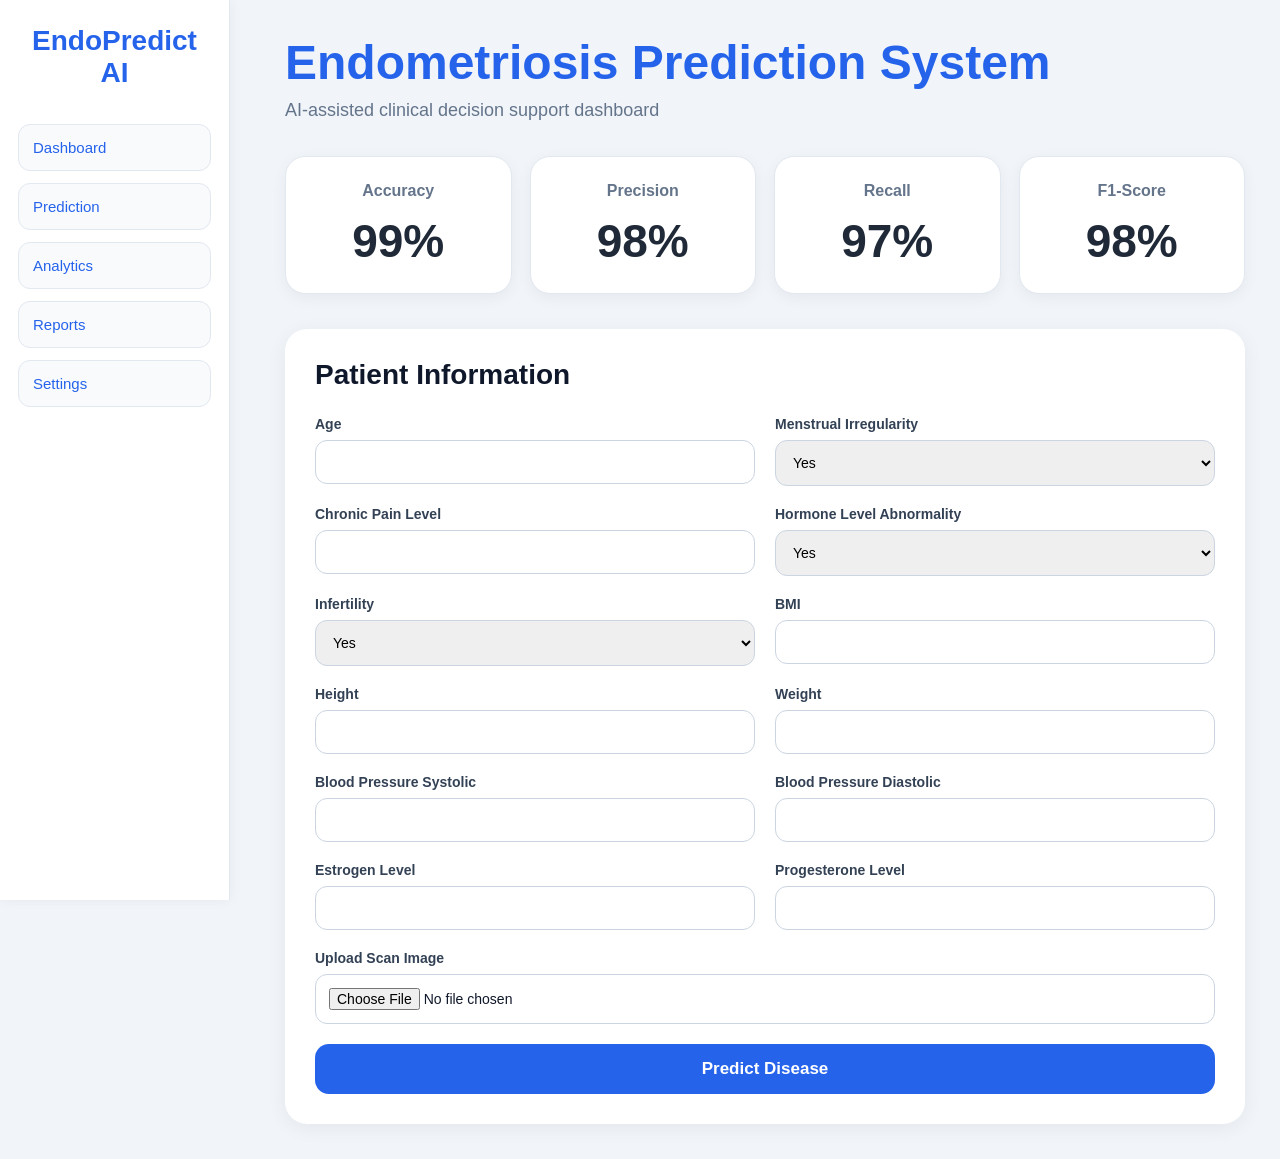
<file: templates/index.html>
<!DOCTYPE html>
<html lang="en">

<head>

    <meta charset="UTF-8">
    <meta name="viewport" content="width=device-width, initial-scale=1.0">

    <title>EndoPredict AI</title>

    <link rel="stylesheet" href="/static/global.css">

    <style>

        *{
            margin:0;
            padding:0;
            box-sizing:border-box;
            font-family:"Segoe UI",sans-serif;
        }

        body{
            background:#f1f5f9;
            color:#0f172a;
        }

        /* SIDEBAR */

        .sidebar{
            position:fixed;
            left:0;
            top:0;
            width:230px;
            height:100vh;
            background:white;
            padding:25px 18px;
            border-right:1px solid #e2e8f0;
            box-shadow:0 0 12px rgba(0,0,0,0.05);
        }

        .logo{
            font-size:28px;
            font-weight:700;
            color:#2563eb;
            text-align:center;
            margin-bottom:35px;
        }

        .sidebar ul{
            list-style:none;
        }

        .sidebar ul li{
            padding:14px;
            margin-bottom:12px;
            border-radius:12px;
            background:#f8fafc;
            cursor:pointer;
            transition:0.3s;
            border:1px solid #e2e8f0;
            font-size:15px;
            font-weight:500;
        }

        .sidebar ul li:hover{
            background:#2563eb;
            color:white;
        }

        /* MAIN */

        .container{
            margin-left:250px;
            padding:35px;
        }

        .main-title{
            font-size:48px;
            font-weight:700;
            margin-bottom:10px;
            color:#0f172a;
        }

        .sub-title{
            color:#64748b;
            font-size:18px;
            margin-bottom:35px;
        }

        /* METRIC BOXES */

        .metrics{
            display:flex;
            gap:18px;
            flex-wrap:nowrap;
            margin-bottom:35px;
        }

        .metric-box{
            flex:1;
            background:white;
            border-radius:20px;
            padding:25px;
            text-align:center;
            box-shadow:0 4px 15px rgba(0,0,0,0.05);
            border:1px solid #e2e8f0;
            min-width:180px;
        }

        .metric-box h3{
            font-size:16px;
            color:#64748b;
            margin-bottom:14px;
        }

        .metric-box h1{
            font-size:46px;
            color:#2563eb;
            font-weight:700;
        }

        /* FORM */

        .form-container{
            background:white;
            padding:30px;
            border-radius:22px;
            box-shadow:0 4px 20px rgba(0,0,0,0.06);
        }

        .form-title{
            font-size:28px;
            margin-bottom:25px;
            color:#0f172a;
        }

        .form-grid{
            display:grid;
            grid-template-columns:1fr 1fr;
            gap:20px;
        }

        .input-box{
            display:flex;
            flex-direction:column;
        }

        .input-box label{
            margin-bottom:8px;
            font-size:14px;
            font-weight:600;
            color:#334155;
        }

        .input-box input,
        .input-box select{
            padding:13px;
            border:1px solid #cbd5e1;
            border-radius:12px;
            font-size:14px;
            outline:none;
        }

        .input-box input:focus,
        .input-box select:focus{
            border-color:#2563eb;
        }

        .full-width{
            grid-column:1/3;
        }

        .predict-btn{
            width:100%;
            padding:15px;
            border:none;
            border-radius:14px;
            background:#2563eb;
            color:white;
            font-size:17px;
            font-weight:600;
            cursor:pointer;
            transition:0.3s;
        }

        .predict-btn:hover{
            background:#1d4ed8;
        }

        .loading{
            display:none;
            text-align:center;
            margin-top:20px;
            color:#2563eb;
            font-weight:600;
        }

        /* MOBILE */

        @media(max-width:1100px){

            .metrics{
                flex-wrap:wrap;
            }

            .metric-box{
                min-width:220px;
            }
        }

        @media(max-width:900px){

            .sidebar{
                position:relative;
                width:100%;
                height:auto;
            }

            .container{
                margin-left:0;
            }

            .form-grid{
                grid-template-columns:1fr;
            }

            .full-width{
                grid-column:1;
            }

            .main-title{
                font-size:36px;
            }

            .metrics{
                flex-direction:column;
            }
        }
        /* DARK MODE */

.dark-mode{
    background:#0f172a;
    color:white;
}

.dark-mode .sidebar{
    background:#1e293b;
    border-right:1px solid #334155;
}

.dark-mode .container{
    background:#0f172a;
}

.dark-mode .metric-box,
.dark-mode .form-container{
    background:#1e293b;
    color:white;
}

.dark-mode .main-title,
.dark-mode .form-title,
.dark-mode label{
    color:white;
}

.dark-mode input,
.dark-mode select{
    background:#0f172a;
    color:white;
    border:1px solid #334155;
}

.dark-mode .sub-title{
    color:#cbd5e1;
}

.dark-mode .sidebar ul li{
    background:#334155;
    color:white;
}

    </style>

</head>

<body>

    <!-- SIDEBAR -->

   <div class="sidebar">

    <div class="logo" data-i18n="endopredict">
        EndoPredict AI
    </div>

    <ul>

        <li onclick="window.location.href='/dashboard'" data-i18n="dashboard">
            🏠 Dashboard
        </li>

        <li onclick="window.location.href='/'" data-i18n="prediction">
            🩺 Prediction
        </li>

        <li onclick="window.location.href='/analytics'" data-i18n="analytics">
            📊 Analytics
        </li>

        <li onclick="window.location.href='/reports'" data-i18n="reports">
            📁 Reports
        </li>

        <li onclick="window.location.href='/settings'" data-i18n="settings">
            ⚙ Settings
        </li>

    </ul>

</div>

    <!-- MAIN -->

    <div class="container">

        <h1 class="main-title" data-i18n="prediction_system">
            Endometriosis Prediction System
        </h1>

        <p class="sub-title" data-i18n="clinical_decision_support">
            AI-assisted clinical decision support dashboard
        </p>

        <!-- METRICS -->

        <div class="metrics">

            <div class="metric-box">

                <h3>Accuracy</h3>

                <h1>99%</h1>

            </div>

            <div class="metric-box">

                <h3>Precision</h3>

                <h1>98%</h1>

            </div>

            <div class="metric-box">

                <h3>Recall</h3>

                <h1>97%</h1>

            </div>

            <div class="metric-box">

                <h3>F1-Score</h3>

                <h1>98%</h1>

            </div>

        </div>

        <!-- FORM -->

        <div class="form-container">

            <h2 class="form-title">
                Patient Information
            </h2>

            <form id="predictionForm">

                <div class="form-grid">

                    <div class="input-box">

                        <label>Age</label>

                        <input type="number" name="Age" required>

                    </div>

                    <div class="input-box">

                        <label>Menstrual Irregularity</label>

                        <select name="Menstrual_Irregularity">

                            <option value="1">Yes</option>

                            <option value="0">No</option>

                        </select>

                    </div>

                    <div class="input-box">

                        <label>Chronic Pain Level</label>

                        <input type="number"
                               name="Chronic_Pain_Level"
                               required>

                    </div>

                    <div class="input-box">

                        <label>Hormone Level Abnormality</label>

                        <select name="Hormone_Level_Abnormality">

                            <option value="1">Yes</option>

                            <option value="0">No</option>

                        </select>

                    </div>

                    <div class="input-box">

                        <label>Infertility</label>

                        <select name="Infertility">

                            <option value="1">Yes</option>

                            <option value="0">No</option>

                        </select>

                    </div>

                    <div class="input-box">

                        <label>BMI</label>

                        <input type="number"
                               step="0.1"
                               name="BMI"
                               required>

                    </div>

                    <div class="input-box">

                        <label>Height</label>

                        <input type="number"
                               name="Height"
                               required>

                    </div>

                    <div class="input-box">

                        <label>Weight</label>

                        <input type="number"
                               name="Weight"
                               required>

                    </div>

                    <div class="input-box">

                        <label>Blood Pressure Systolic</label>

                        <input type="number"
                               name="Blood_Pressure_Systolic"
                               required>

                    </div>

                    <div class="input-box">

                        <label>Blood Pressure Diastolic</label>

                        <input type="number"
                               name="Blood_Pressure_Diastolic"
                               required>

                    </div>

                    <div class="input-box">

                        <label>Estrogen Level</label>

                        <input type="number"
                               step="0.1"
                               name="Estrogen_Level"
                               required>

                    </div>

                    <div class="input-box">

                        <label>Progesterone Level</label>

                        <input type="number"
                               step="0.1"
                               name="Progesterone_Level"
                               required>

                    </div>

                    <div class="input-box full-width">

                        <label>Upload Scan Image</label>

                        <input type="file"
                               name="image"
                               accept="image/*">

                    </div>

                    <div class="full-width">

                        <button type="submit"
                                class="predict-btn">

                            Predict Disease

                        </button>

                    </div>

                </div>

            </form>

            <div class="loading"
                 id="loading">

                Predicting Disease...

            </div>

        </div>

    </div>

    <!-- SCRIPT -->

    <script>

        const form =
            document.getElementById(
                "predictionForm"
            );

        form.addEventListener(
            "submit",
            async (e) => {

            e.preventDefault();

            document.getElementById(
                "loading"
            ).style.display = "block";

            const formData =
                new FormData(form);

            try{

                const response =
                    await fetch(
                    "http://127.0.0.1:5000/api/predict",
                    {
                        method:"POST",
                        body:formData
                    });

                const data =
                    await response.json();

                document.getElementById(
                    "loading"
                ).style.display = "none";

                console.log(data);

                if(
                    !response.ok
                    || !data.success
                ){

                    alert(
                        data.error
                        || "Prediction Failed"
                    );

                    return;
                }

                // SAVE RESULT

                localStorage.setItem(
                    "predictionData",
                    JSON.stringify({

                        prediction_label:
                        data.prediction_label,

                        probability:
                        data.probability,

                        risk_level:
                        data.risk_level,

                        patient_data:{

                            Age:
                            formData.get("Age"),

                            BMI:
                            formData.get("BMI"),

                            Chronic_Pain_Level:
                            formData.get(
                                "Chronic_Pain_Level"
                            ),

                            Estrogen_Level:
                            formData.get(
                                "Estrogen_Level"
                            ),

                            Infertility:
                            formData.get(
                                "Infertility"
                            )

                        }

                    })
                );

                // REDIRECT

                window.location.href =
                    "/result";

            }

            catch(error){

                document.getElementById(
                    "loading"
                ).style.display = "none";

                console.log(error);

                alert(
                    "Server not reachable"
                );
            }

        });

    </script>

    <script src="/static/global.js"></script>

<script>

window.addEventListener("DOMContentLoaded", () => {

    initializeGlobalSettings();

    // Apply Dark Mode globally
    if(localStorage.getItem("darkMode") === "true"){
        document.body.classList.add("dark-mode");
    }

    // Apply saved language
    const language =
        localStorage.getItem("preferredLanguage") || "en";

    translatePage(language);

});

</script>

</body>

</html>
</file>
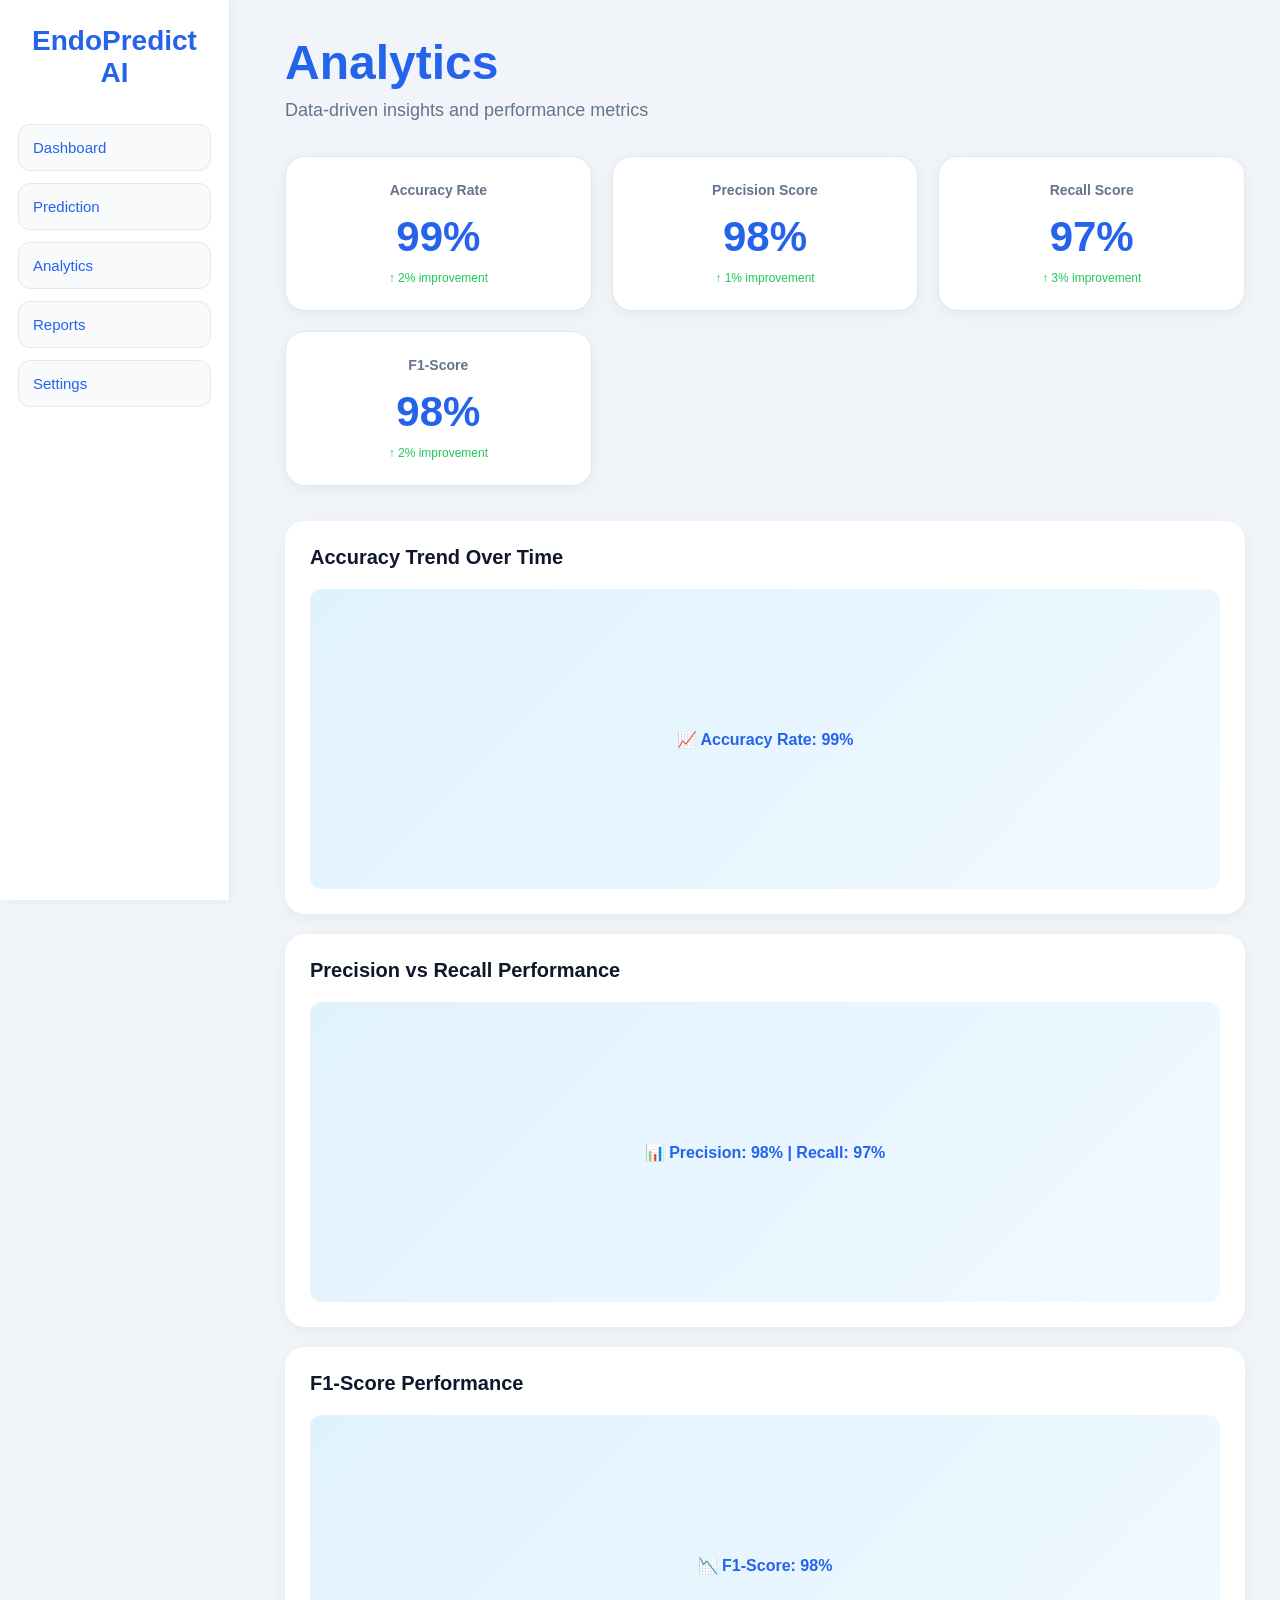
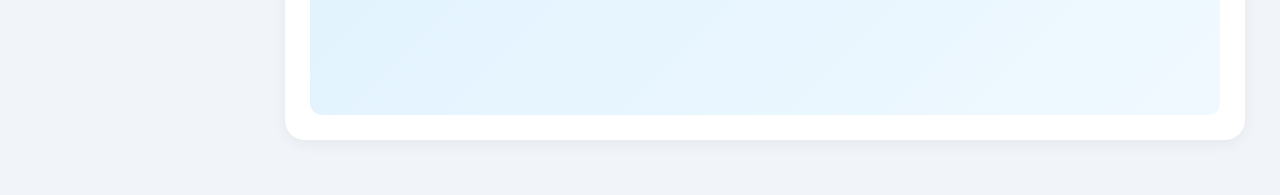
<file: templates/analytics.html>
<!DOCTYPE html>
<html lang="en">

<head>
    <meta charset="UTF-8">
    <meta name="viewport" content="width=device-width, initial-scale=1.0">
    <title>Analytics - EndoPredict AI</title>

    <link rel="stylesheet" href="/static/global.css">

    <style>
        * {
            margin: 0;
            padding: 0;
            box-sizing: border-box;
            font-family: "Segoe UI", sans-serif;
        }

        body {
            background: #f1f5f9;
            color: #0f172a;
        }

        /* SIDEBAR */

        .sidebar {
            position: fixed;
            left: 0;
            top: 0;
            width: 230px;
            height: 100vh;
            background: white;
            padding: 25px 18px;
            border-right: 1px solid #e2e8f0;
            box-shadow: 0 0 12px rgba(0, 0, 0, 0.05);
        }

        .logo {
            font-size: 28px;
            font-weight: 700;
            color: #2563eb;
            text-align: center;
            margin-bottom: 35px;
        }

        .sidebar ul {
            list-style: none;
        }

        .sidebar ul li {
            padding: 14px;
            margin-bottom: 12px;
            border-radius: 12px;
            background: #f8fafc;
            cursor: pointer;
            transition: 0.3s;
            border: 1px solid #e2e8f0;
            font-size: 15px;
            font-weight: 500;
        }

        .sidebar ul li:hover {
            background: #2563eb;
            color: white;
        }

        /* MAIN */

        .container {
            margin-left: 250px;
            padding: 35px;
        }

        .main-title {
            font-size: 48px;
            font-weight: 700;
            margin-bottom: 10px;
            color: #0f172a;
        }

        .sub-title {
            color: #64748b;
            font-size: 18px;
            margin-bottom: 35px;
        }

        /* ANALYTICS GRID */

        .analytics-grid {
            display: grid;
            grid-template-columns: repeat(auto-fit, minmax(300px, 1fr));
            gap: 20px;
            margin-bottom: 35px;
        }

        .stat-card {
            background: white;
            border-radius: 20px;
            padding: 25px;
            text-align: center;
            box-shadow: 0 4px 15px rgba(0, 0, 0, 0.05);
            border: 1px solid #e2e8f0;
        }

        .stat-card h3 {
            font-size: 14px;
            color: #64748b;
            margin-bottom: 15px;
        }

        .stat-card .number {
            font-size: 42px;
            color: #2563eb;
            font-weight: 700;
        }

        .stat-card .trend {
            font-size: 12px;
            color: #22c55e;
            margin-top: 10px;
        }

        .chart-container {
            background: white;
            border-radius: 20px;
            padding: 25px;
            box-shadow: 0 4px 15px rgba(0, 0, 0, 0.05);
            margin-bottom: 20px;
        }

        .chart-container h3 {
            font-size: 20px;
            margin-bottom: 20px;
            color: #0f172a;
        }

        .chart-placeholder {
            width: 100%;
            height: 300px;
            background: linear-gradient(135deg, #e0f2fe 0%, #f0f9ff 100%);
            border-radius: 12px;
            display: flex;
            align-items: center;
            justify-content: center;
            color: #2563eb;
            font-weight: 600;
        }

        @media(max-width: 900px) {
            .sidebar {
                position: relative;
                width: 100%;
                height: auto;
            }

            .container {
                margin-left: 0;
            }
        }
        .dark-mode{
    background:#0f172a;
    color:white;
}

.dark-mode .sidebar{
    background:#1e293b;
}

.dark-mode .container{
    background:#0f172a;
}

.dark-mode .stat-card,
.dark-mode .chart-container{
    background:#1e293b;
    color:white;
}

.dark-mode .main-title,
.dark-mode .sub-title,
.dark-mode h3{
    color:white;
}
    </style>
</head>

<body>

    <!-- SIDEBAR -->

    <div class="sidebar">
        <div class="logo" data-i18n="endopredict">
            EndoPredict AI
        </div>

        <ul>
            <li onclick="window.location.href='/dashboard'" data-i18n="dashboard">
                🏠 Dashboard
            </li>

            <li onclick="window.location.href='/'" data-i18n="prediction">
                🩺 Prediction
            </li>

            <li onclick="window.location.href='/analytics'" data-i18n="analytics">
                📊 Analytics
            </li>

            <li onclick="window.location.href='/reports'" data-i18n="reports">
                📁 Reports
            </li>

            <li onclick="window.location.href='/settings'" data-i18n="settings">
                ⚙ Settings
            </li>
        </ul>
    </div>

    <!-- MAIN -->

    <div class="container">
        <h1 class="main-title" data-i18n="analytics">
            📊 Analytics
        </h1>

        <p class="sub-title" data-i18n="data_driven_insights">
            Data-driven insights and performance metrics
        </p>

        <!-- STATS -->

        <div class="analytics-grid">
            <div class="stat-card">
                <h3>Accuracy Rate</h3>
                <div class="number">99%</div>
                <div class="trend">↑ 2% improvement</div>
            </div>

            <div class="stat-card">
                <h3>Precision Score</h3>
                <div class="number">98%</div>
                <div class="trend">↑ 1% improvement</div>
            </div>

            <div class="stat-card">
                <h3>Recall Score</h3>
                <div class="number">97%</div>
                <div class="trend">↑ 3% improvement</div>
            </div>

            <div class="stat-card">
                <h3>F1-Score</h3>
                <div class="number">98%</div>
                <div class="trend">↑ 2% improvement</div>
            </div>
        </div>

        <!-- CHARTS -->

        <div class="chart-container">
            <h3>Accuracy Trend Over Time</h3>
            <div class="chart-placeholder">
                📈 Accuracy Rate: 99%
            </div>
        </div>

        <div class="chart-container">
            <h3>Precision vs Recall Performance</h3>
            <div class="chart-placeholder">
                📊 Precision: 98% | Recall: 97%
            </div>
        </div>

        <div class="chart-container">
            <h3>F1-Score Performance</h3>
            <div class="chart-placeholder">
                📉 F1-Score: 98%
            </div>
        </div>
    </div>

    <script src="/static/global.js"></script>
    <script src="/static/global.js"></script>

<script>

window.addEventListener("DOMContentLoaded", () => {

    initializeGlobalSettings();

    // Apply Dark Mode globally
    if(localStorage.getItem("darkMode") === "true"){
        document.body.classList.add("dark-mode");
    }

    const language =
        localStorage.getItem("preferredLanguage") || "en";

    translatePage(language);

});

</script>

</body>

</html>
</file>
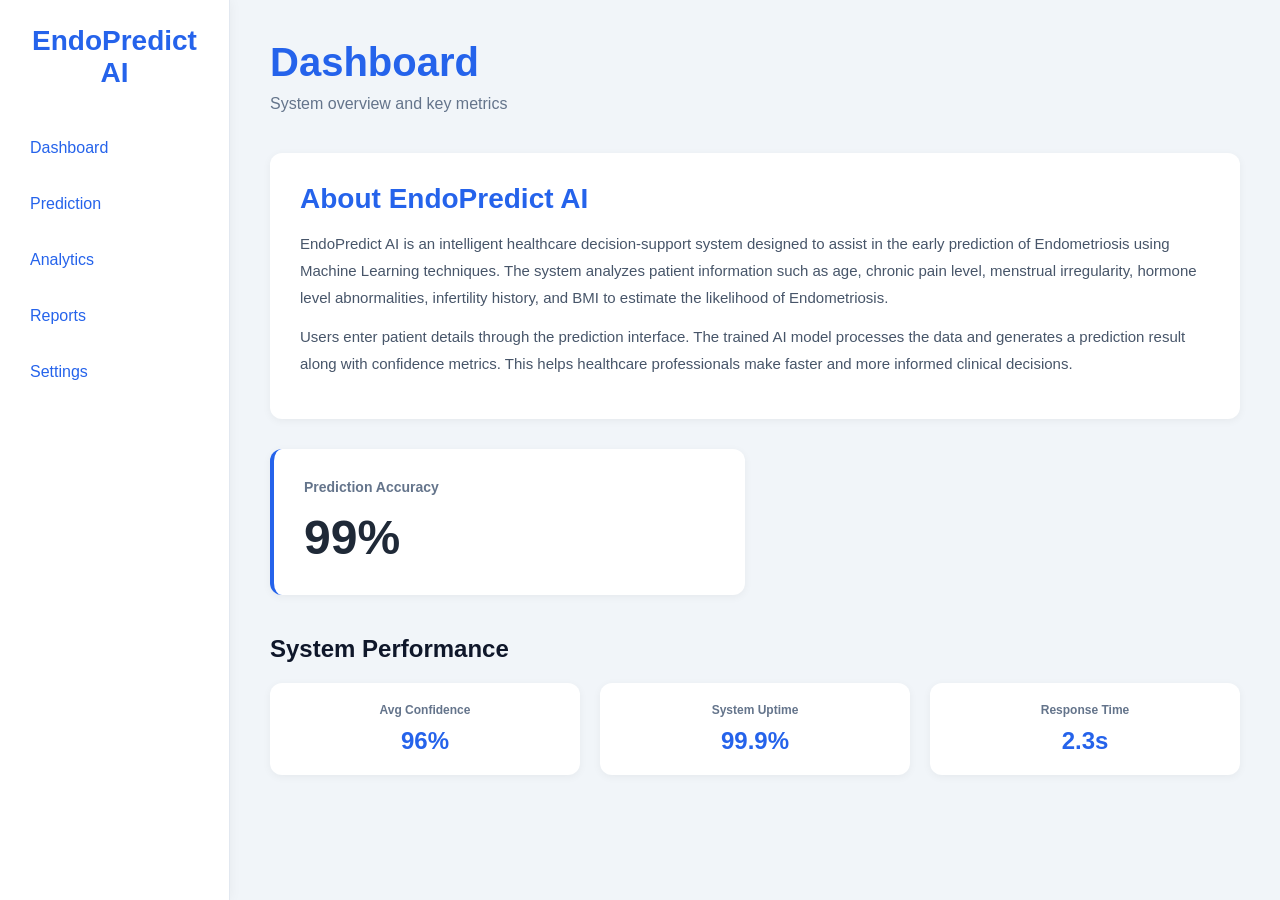
<file: templates/dashboard.html>
<!DOCTYPE html>
<html lang="en">

<head>

<meta charset="UTF-8">
<meta name="viewport" content="width=device-width, initial-scale=1.0">

<title>Dashboard - EndoPredict AI</title>

<link rel="stylesheet" href="/static/global.css">

<style>

*{
    margin:0;
    padding:0;
    box-sizing:border-box;
    font-family:"Segoe UI",sans-serif;
}

body{
    background:#f1f5f9;
    color:#0f172a;
}

/* SIDEBAR */

.sidebar{
    position:fixed;
    left:0;
    top:0;
    width:230px;
    height:100vh;
    background:white;
    padding:25px 18px;
    border-right:1px solid #e2e8f0;
    box-shadow:0 0 12px rgba(0,0,0,0.05);
}

.logo{
    font-size:28px;
    font-weight:700;
    color:var(--primary-color, #2563eb);
    text-align:center;
    margin-bottom:35px;
}

.sidebar ul{
    list-style:none;
}

.sidebar li{
    padding:15px 12px;
    margin:8px 0;
    border-radius:8px;
    cursor:pointer;
    transition:all 0.3s;
    color:#0f172a;
}

.sidebar li:hover{
    background:#f0f2f5;
    transform:translateX(5px);
}

/* CONTAINER */

.container{
    margin-left:230px;
    padding:40px;
    background:#f1f5f9;
    min-height:100vh;
}

.main-title{
    font-size:40px;
    color:var(--primary-color, #2563eb);
    margin-bottom:10px;
    font-weight:700;
}

.sub-title{
    color:#64748b;
    font-size:16px;
    margin-bottom:40px;
}

/* METRICS GRID */

.metrics{
    display:grid;
    grid-template-columns:repeat(2, 1fr);
    gap:20px;
    margin-bottom:40px;
}

.metric-box{
    background:white;
    padding:30px;
    border-radius:12px;
    border-left:4px solid var(--primary-color, #2563eb);
    box-shadow:0 2px 8px rgba(0,0,0,0.05);
}

.metric-box h3{
    color:#64748b;
    font-size:14px;
    font-weight:600;
    margin-bottom:15px;
}

.metric-box h1{
    font-size:48px;
    color:var(--primary-color, #2563eb);
    font-weight:700;
}
.about-box{

    background:white;

    padding:30px;

    border-radius:12px;

    box-shadow:0 2px 8px rgba(0,0,0,0.05);

    margin-bottom:30px;
}

.about-box h2{

    color:#2563eb;

    margin-bottom:15px;

    font-size:28px;
}

.about-box p{

    color:#475569;

    line-height:1.8;

    font-size:15px;

    margin-bottom:12px;
}

/* SYSTEM PERFORMANCE */

.section-title{
    font-size:24px;
    font-weight:700;
    color:#0f172a;
    margin-top:40px;
    margin-bottom:20px;
}

.performance-grid{
    display:grid;
    grid-template-columns:repeat(auto-fit, minmax(150px, 1fr));
    gap:20px;
}

.performance-item{
    background:white;
    padding:20px;
    border-radius:12px;
    text-align:center;
    box-shadow:0 2px 8px rgba(0,0,0,0.05);
}

.performance-item h4{
    color:#64748b;
    font-size:12px;
    margin-bottom:10px;
    font-weight:600;
}

.performance-item p{
    font-size:24px;
    color:var(--primary-color, #2563eb);
    font-weight:700;
}

@media(max-width:900px){
    .sidebar{
        position:relative;
        width:100%;
        height:auto;
        padding:15px;
        margin-bottom:20px;
    }

    .container{
        margin-left:0;
        padding:20px;
    }

    .metrics{
        grid-template-columns:1fr;
    }

    .performance-grid{
        grid-template-columns:repeat(auto-fit, minmax(120px, 1fr));
    }
}
/* DARK MODE */

.dark-mode{
    background:#0f172a;
    color:white;
}

.dark-mode .sidebar{
    background:#1e293b;
}

.dark-mode .container{
    background:#0f172a;
}

.dark-mode .metric-box,
.dark-mode .performance-item,
.dark-mode .about-box{
    background:#1e293b;
    color:white;
}

.dark-mode .sub-title,
.dark-mode .section-title,
.dark-mode .about-box p{
    color:#e2e8f0;
}
</style>

</head>

<body>

<!-- SIDEBAR -->

<div class="sidebar">

    <div class="logo" data-i18n="endopredict">
        EndoPredict AI
    </div>

    <ul>

        <li onclick="window.location.href='/dashboard'" data-i18n="dashboard">
            🏠 Dashboard
        </li>

        <li onclick="window.location.href='/'" data-i18n="prediction">
            🩺 Prediction
        </li>

        <li onclick="window.location.href='/analytics'" data-i18n="analytics">
            📊 Analytics
        </li>

        <li onclick="window.location.href='/reports'" data-i18n="reports">
            📁 Reports
        </li>

        <li onclick="window.location.href='/settings'" data-i18n="settings">
            ⚙ Settings
        </li>

    </ul>

</div>

<!-- MAIN -->

<div class="container">

    <h1 class="main-title" data-i18n="dashboard">
        📊 Dashboard
    </h1>

    <p class="sub-title" data-i18n="system_overview">
        System overview and key metrics
    </p>

    <!-- KEY METRICS -->

    <!-- ABOUT PROJECT -->

<div class="about-box">

    <h2>About EndoPredict AI</h2>

    <p>
        EndoPredict AI is an intelligent healthcare decision-support system
        designed to assist in the early prediction of Endometriosis using
        Machine Learning techniques. The system analyzes patient information
        such as age, chronic pain level, menstrual irregularity, hormone level
        abnormalities, infertility history, and BMI to estimate the likelihood
        of Endometriosis.
    </p>

    <p>
        Users enter patient details through the prediction interface. The
        trained AI model processes the data and generates a prediction result
        along with confidence metrics. This helps healthcare professionals
        make faster and more informed clinical decisions.
    </p>

</div>

<div class="metrics">

    <div class="metric-box">

        <h3>Prediction Accuracy</h3>

        <h1>99%</h1>

    </div>

</div>

    <!-- SYSTEM PERFORMANCE -->

    <h2 class="section-title" data-i18n="system_performance">
    System Performance
</h2>

<div class="performance-grid">

    <div class="performance-item">
        <h4>Avg Confidence</h4>
        <p>96%</p>
    </div>

    <div class="performance-item">
        <h4>System Uptime</h4>
        <p>99.9%</p>
    </div>

    <div class="performance-item">
        <h4>Response Time</h4>
        <p>2.3s</p>
    </div>

</div>

</div>

<!-- SCRIPT -->

<script src="/static/global.js"></script>

<script>

window.addEventListener("DOMContentLoaded", () => {

    initializeGlobalSettings();

    if(localStorage.getItem("darkMode") === "true"){
        document.body.classList.add("dark-mode");
    }

    const language =
        localStorage.getItem("preferredLanguage") || "en";

    translatePage(language);

});

</script>

</body>

</html>
</file>
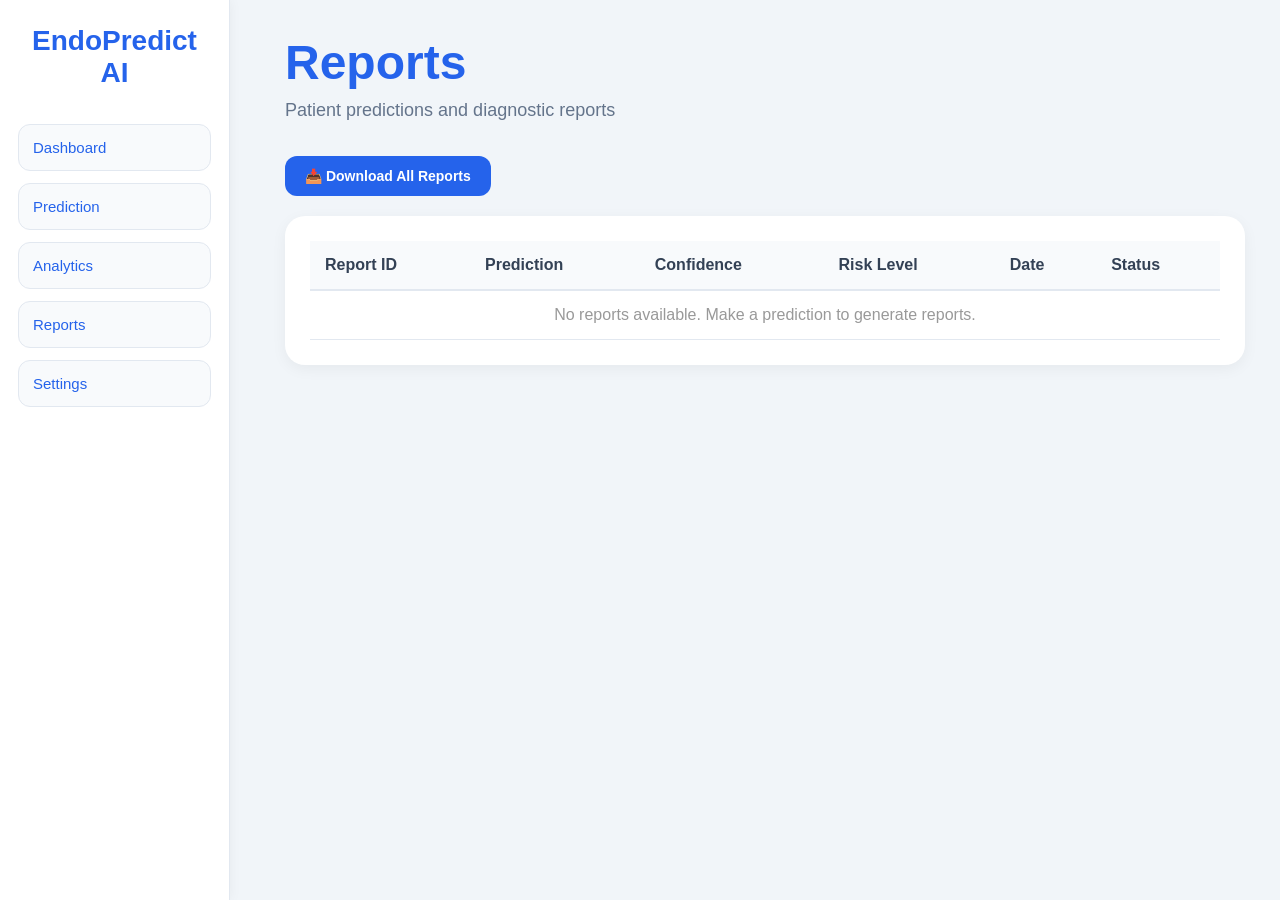
<file: templates/reports.html>
<!DOCTYPE html>
<html lang="en">

<head>
    <meta charset="UTF-8">
    <meta name="viewport" content="width=device-width, initial-scale=1.0">
    <title>Reports - EndoPredict AI</title>

    <link rel="stylesheet" href="/static/global.css">

    <style>
        * {
            margin: 0;
            padding: 0;
            box-sizing: border-box;
            font-family: "Segoe UI", sans-serif;
        }

        body {
            background: #f1f5f9;
            color: #0f172a;
        }

        /* SIDEBAR */

        .sidebar {
            position: fixed;
            left: 0;
            top: 0;
            width: 230px;
            height: 100vh;
            background: white;
            padding: 25px 18px;
            border-right: 1px solid #e2e8f0;
            box-shadow: 0 0 12px rgba(0, 0, 0, 0.05);
        }

        .logo {
            font-size: 28px;
            font-weight: 700;
            color: #2563eb;
            text-align: center;
            margin-bottom: 35px;
        }

        .sidebar ul {
            list-style: none;
        }

        .sidebar ul li {
            padding: 14px;
            margin-bottom: 12px;
            border-radius: 12px;
            background: #f8fafc;
            cursor: pointer;
            transition: 0.3s;
            border: 1px solid #e2e8f0;
            font-size: 15px;
            font-weight: 500;
        }

        .sidebar ul li:hover {
            background: #2563eb;
            color: white;
        }

        /* MAIN */

        .container {
            margin-left: 250px;
            padding: 35px;
        }

        .main-title {
            font-size: 48px;
            font-weight: 700;
            margin-bottom: 10px;
            color: #0f172a;
        }

        .sub-title {
            color: #64748b;
            font-size: 18px;
            margin-bottom: 35px;
        }

        /* REPORTS TABLE */

        .reports-container {
            background: white;
            border-radius: 20px;
            padding: 25px;
            box-shadow: 0 4px 15px rgba(0, 0, 0, 0.05);
        }

        table {
            width: 100%;
            border-collapse: collapse;
        }

        thead {
            background: #f8fafc;
            border-bottom: 2px solid #e2e8f0;
        }

        th {
            padding: 15px;
            text-align: left;
            font-weight: 600;
            color: #334155;
        }

        td {
            padding: 15px;
            border-bottom: 1px solid #e2e8f0;
        }

        tr:hover {
            background: #f8fafc;
        }

        .status-badge {
            display: inline-block;
            padding: 6px 12px;
            border-radius: 8px;
            font-size: 12px;
            font-weight: 600;
        }

        .status-high {
            background: #fee2e2;
            color: #991b1b;
        }

        .status-moderate {
            background: #fef3c7;
            color: #92400e;
        }

        .status-low {
            background: #dcfce7;
            color: #166534;
        }

        .action-btn {
            padding: 8px 12px;
            background: #2563eb;
            color: white;
            border: none;
            border-radius: 6px;
            cursor: pointer;
            font-size: 12px;
            transition: 0.3s;
        }

        .action-btn:hover {
            background: #1d4ed8;
        }

        .download-btn {
            margin-bottom: 20px;
            padding: 12px 20px;
            background: #2563eb;
            color: white;
            border: none;
            border-radius: 12px;
            cursor: pointer;
            font-size: 14px;
            font-weight: 600;
            transition: 0.3s;
        }

        .download-btn:hover {
            background: #1d4ed8;
        }

        @media(max-width: 900px) {
            .sidebar {
                position: relative;
                width: 100%;
                height: auto;
            }

            .container {
                margin-left: 0;
            }

            table {
                font-size: 12px;
            }

            th, td {
                padding: 10px;
            }
        }
        /* DARK MODE */

.dark-mode{
    background:#0f172a;
    color:white;
}

.dark-mode .sidebar{
    background:#1e293b;
    border-right:1px solid #334155;
}

.dark-mode .container{
    background:#0f172a;
}

.dark-mode .reports-container{
    background:#1e293b;
    color:white;
}

.dark-mode table{
    color:white;
}

.dark-mode thead{
    background:#334155;
}

.dark-mode th,
.dark-mode td{
    color:white;
    border-bottom:1px solid #475569;
}

.dark-mode tr:hover{
    background:#334155;
}

.dark-mode .main-title{
    color:white;
}

.dark-mode .sub-title{
    color:#cbd5e1;
}

.dark-mode .sidebar ul li{
    background:#334155;
    color:white;
}
    </style>
</head>

<body>

    <!-- SIDEBAR -->

    <div class="sidebar">
        <div class="logo" data-i18n="endopredict">
            EndoPredict AI
        </div>

        <ul>
            <li onclick="window.location.href='/dashboard'" data-i18n="dashboard">
                🏠 Dashboard
            </li>

            <li onclick="window.location.href='/'" data-i18n="prediction">
                🩺 Prediction
            </li>

            <li onclick="window.location.href='/analytics'" data-i18n="analytics">
                📊 Analytics
            </li>

            <li onclick="window.location.href='/reports'" data-i18n="reports">
                📁 Reports
            </li>

            <li onclick="window.location.href='/settings'" data-i18n="settings">
                ⚙ Settings
            </li>
        </ul>
    </div>

    <!-- MAIN -->

    <div class="container">
        <h1 class="main-title" data-i18n="reports">
            📁 Reports
        </h1>

        <p class="sub-title" data-i18n="patient_predictions">
            Patient predictions and diagnostic reports
        </p>

        <button class="download-btn" onclick="downloadAllReports()">
            📥 Download All Reports
        </button>

        <!-- REPORTS TABLE -->

        <div class="reports-container">
            <table>
                <thead>
                    <tr>
                        <th>Report ID</th>
                        <th>Prediction</th>
                        <th>Confidence</th>
                        <th>Risk Level</th>
                        <th>Date</th>
                        <th>Status</th>
                    </tr>
                </thead>
                <tbody id="reportsTableBody">
                    <tr>
                        <td colspan="6" style="text-align: center; color: #999;">No reports available. Make a prediction to generate reports.</td>
                    </tr>
                </tbody>
            </table>
        </div>
    </div>

    <script>
        function loadReports() {
            const predictionData = JSON.parse(localStorage.getItem('predictionData'));
            const tableBody = document.getElementById('reportsTableBody');
            
            if (predictionData) {
                tableBody.innerHTML = `
                    <tr>
                        <td>#REP001</td>
                        <td>${predictionData.prediction_label || 'N/A'}</td>
                        <td>${predictionData.probability || 0}%</td>
                        <td><span class="status-badge status-${predictionData.risk_level?.toLowerCase() || 'low'}">${predictionData.risk_level || 'Unknown'}</span></td>
                        <td>${predictionData.timestamp || new Date().toLocaleDateString()}</td>
                        <td><span class="status-badge" style="background: #dbeafe; color: #1e40af;">✓ Completed</span></td>
                    </tr>
                `;
            }
        }

        function downloadAllReports() {
            alert('Report downloaded successfully!');
        }

        loadReports();
    </script>

    <script src="/static/global.js"></script>

<script>

window.addEventListener("DOMContentLoaded", () => {

    initializeGlobalSettings();

    // Apply Dark Mode
    if(localStorage.getItem("darkMode") === "true"){
        document.body.classList.add("dark-mode");
    }

    // Apply Language
    const language =
        localStorage.getItem("preferredLanguage") || "en";

    translatePage(language);

    // Load Reports
    loadReports();

});

</script>

</body>

</html>
</file>
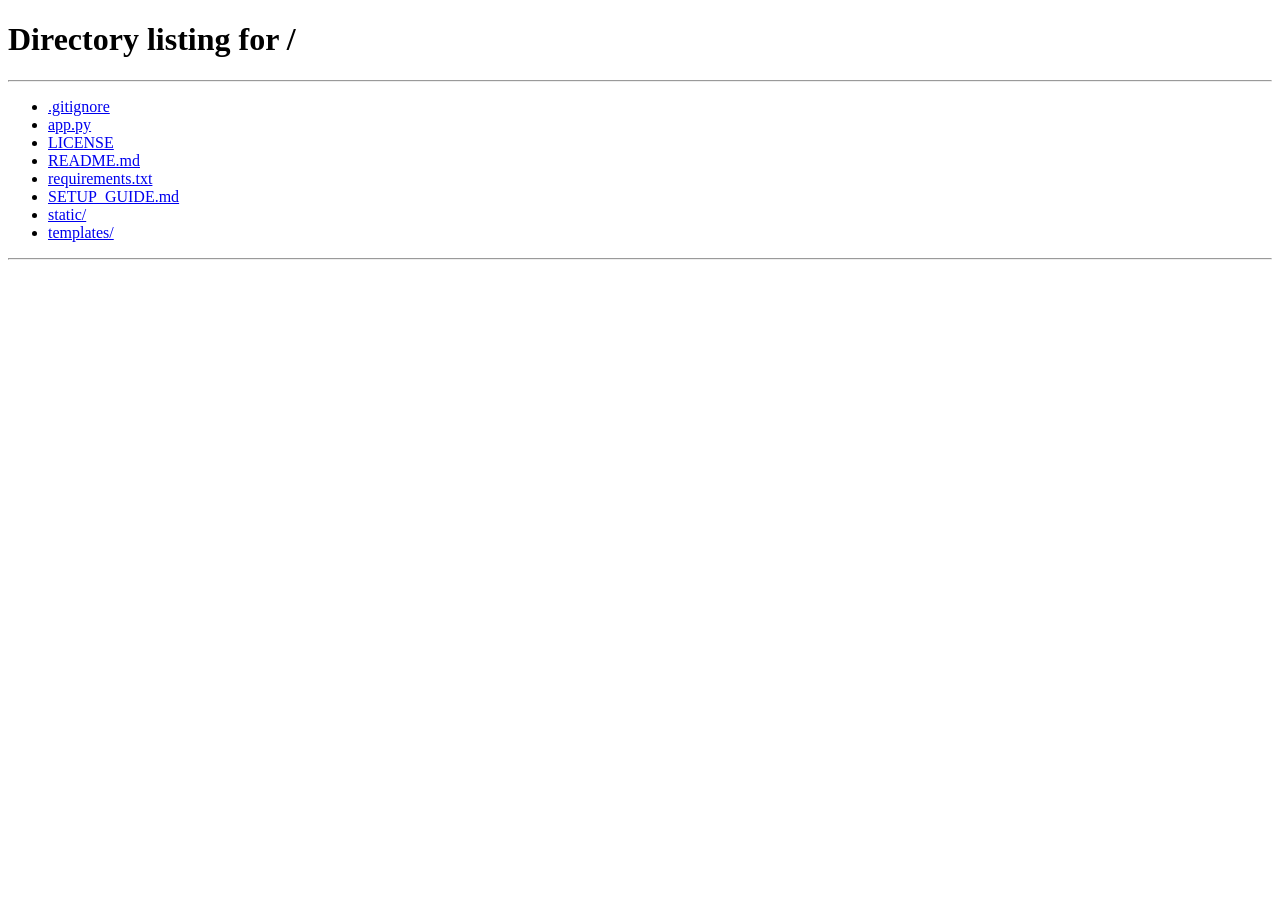
<file: templates/result.html>
<!DOCTYPE html>
<html lang="en">

<head>

    <meta charset="UTF-8">

    <meta name="viewport"
          content="width=device-width, initial-scale=1.0">

    <title>Prediction Result</title>
    <link rel="stylesheet" href="/static/global.css">

    <style>

        *{
            margin:0;
            padding:0;
            box-sizing:border-box;
        }

        body{

            font-family:"Segoe UI",sans-serif;

            background:#eef2f7;

            color:#1e293b;
        }

        /* NAVBAR */

        .navbar{

            width:100%;

            background:white;

            padding:18px 60px;

            display:flex;

            justify-content:space-between;

            align-items:center;

            box-shadow:0 2px 10px rgba(0,0,0,0.05);

            border-bottom:1px solid #dbe4f0;
        }

        .logo{

            font-size:28px;

            font-weight:700;

            color:#2f5fe3;
        }

        .menu{

            display:flex;

            gap:28px;
        }

        .menu a{

            text-decoration:none;

            color:#475569;

            font-size:15px;

            font-weight:600;
        }

        .menu a:hover{

            color:#2f5fe3;
        }

        /* MAIN */

        .container{

            width:90%;

            max-width:1050px;

            margin:35px auto;
        }

        /* HEADER */

        .header{

            text-align:center;

            margin-bottom:30px;
        }

        .header h1{

            font-size:48px;

            margin-bottom:8px;

            color:#0b132b;

            font-weight:800;
        }

        .header p{

            color:#60718f;

            font-size:17px;
        }

        /* CARD */

        .card{

            background:white;

            border-radius:28px;

            padding:28px;

            margin-bottom:22px;

            box-shadow:
            0 6px 18px rgba(15,23,42,0.05);

            border:1px solid #dbe4f0;
        }

        .section-title{

            font-size:28px;

            font-weight:700;

            margin-bottom:20px;

            color:#0b132b;
        }

        /* RESULT */

        .result-box{

            background:#f4f7ff;

            border-left:6px solid #2f5fe3;

            padding:30px;

            border-radius:22px;

            text-align:center;
        }

        .result-box h2{

            font-size:38px;

            margin-bottom:12px;

            color:#2f5fe3;
        }

        .result-box p{

            color:#64748b;

            font-size:16px;
        }

        /* SCORE */

        .score-wrapper{

            display:flex;

            gap:20px;

            margin-top:22px;

            flex-wrap:wrap;
        }

        .score-box{

            flex:1;

            min-width:220px;

            background:#f8fafc;

            border-radius:22px;

            padding:24px;

            text-align:center;

            border:1px solid #dbe4f0;
        }

        .score-box h3{

            font-size:16px;

            color:#64748b;

            margin-bottom:10px;
        }

        .score-box h1{

            font-size:38px;

            color:#2f5fe3;
        }

        /* SUMMARY */

        .summary{

            background:#f8fafc;

            border-radius:20px;

            padding:24px;

            line-height:1.9;

            color:#475569;

            border:1px solid #dbe4f0;
        }

        /* TABLE */

        table{

            width:100%;

            border-collapse:collapse;
        }

        table tr{

            border-bottom:1px solid #e2e8f0;
        }

        table td{

            padding:16px;

            font-size:16px;
        }

        table td:first-child{

            font-weight:700;

            width:40%;

            color:#334155;
        }

        table td:last-child{

            color:#2f5fe3;

            font-weight:600;
        }

        /* RECOMMENDATIONS */

        ul{

            padding-left:22px;
        }

        ul li{

            margin-bottom:12px;

            line-height:1.8;

            color:#475569;
        }

        /* BUTTONS */

        .buttons{

            display:flex;

            gap:15px;

            flex-wrap:wrap;
        }

        .btn{

            padding:14px 26px;

            border:none;

            border-radius:14px;

            font-size:15px;

            font-weight:700;

            cursor:pointer;

            transition:0.3s;
        }

        .btn-primary{

            background:#2f5fe3;

            color:white;
        }

        .btn-secondary{

            background:#16a34a;

            color:white;
        }

        .btn:hover{

            transform:translateY(-2px);

            opacity:0.9;
        }

        /* DISCLAIMER */

        .disclaimer{

            background:#fff7ed;

            border-left:5px solid #f59e0b;

            padding:24px;

            border-radius:20px;
        }

        .disclaimer h3{

            color:#d97706;

            margin-bottom:10px;
        }

        .disclaimer p{

            color:#92400e;

            line-height:1.8;
        }

        /* FOOTER */

        .footer{

            text-align:center;

            padding:30px;

            color:#64748b;

            font-size:14px;
        }

        @media(max-width:768px){

            .navbar{

                flex-direction:column;

                gap:15px;

                padding:20px;
            }

            .menu{

                flex-wrap:wrap;

                justify-content:center;
            }

            .header h1{

                font-size:34px;
            }

            .result-box h2{

                font-size:28px;
            }

            .score-box h1{

                font-size:30px;
            }

        }

    </style>

</head>

<body>

    <!-- NAVBAR -->

    <div class="navbar">

        <div class="logo">

            EndoPredict AI

        </div>

        <div class="menu">

            <a href="/">Home</a>

            <a href="/">Prediction</a>

            <a href="/reports">Reports</a>

            <a href="/dashboard">Dashboard</a>

        </div>

    </div>

    <!-- MAIN -->

    <div class="container">

        <!-- HEADER -->

        <div class="header">

            <h1>
                Prediction Result
            </h1>

            <p>
                AI-generated medical prediction and diagnostic report
            </p>

        </div>

        <!-- RESULT -->

        <div class="card">

            <div class="section-title">

                Prediction Outcome

            </div>

            <div class="result-box">

                <h2 id="predictionText">

                    Loading...

                </h2>

                <p>

                    The AI model predicts likelihood of endometriosis
                    based on patient clinical data.

                </p>

            </div>

            <div class="score-wrapper">

                <div class="score-box">

                    <h3>
                        Confidence Score
                    </h3>

                    <h1 id="confidenceScore">
                        0%
                    </h1>

                </div>

                <div class="score-box">

                    <h3>
                        Risk Level
                    </h3>

                    <h1 id="riskLevel">
                        Loading...
                    </h1>

                </div>

            </div>

        </div>

        <!-- SUMMARY -->

        <div class="card">

            <div class="section-title">

                Executive Summary

            </div>

            <div class="summary">

                The AI model detected clinical patterns
                associated with endometriosis.
                Further medical evaluation and diagnostic
                testing are recommended.

            </div>

        </div>

        <!-- PATIENT INFO -->

        <div class="card">

            <div class="section-title">

                Patient Information

            </div>

            <table>

                <tr>
                    <td>Age</td>
                    <td id="ageValue">-</td>
                </tr>

                <tr>
                    <td>BMI</td>
                    <td id="bmiValue">-</td>
                </tr>

                <tr>
                    <td>Pain Level</td>
                    <td id="painValue">-</td>
                </tr>

                <tr>
                    <td>Estrogen Level</td>
                    <td id="hormoneValue">-</td>
                </tr>

                <tr>
                    <td>Infertility</td>
                    <td id="infertilityValue">-</td>
                </tr>

            </table>

        </div>

        <!-- DETAILS -->

        <div class="card">

            <div class="section-title">

                Prediction Details

            </div>

            <table>

                <tr>
                    <td>Prediction Result</td>
                    <td id="predictionDetail">-</td>
                </tr>

                <tr>
                    <td>Confidence Score</td>
                    <td id="confidenceDetail">-</td>
                </tr>

                <tr>
                    <td>Risk Level</td>
                    <td id="riskDetail">-</td>
                </tr>

                <tr>
                    <td>Model Used</td>
                    <td>EndoPredict AI v1.0</td>
                </tr>

                <tr>
                    <td>Analysis Date</td>
                    <td id="dateDetail">-</td>
                </tr>

            </table>

        </div>

        <!-- RECOMMENDATIONS -->

        <div class="card">

            <div class="section-title">

                Follow-up Recommendations

            </div>

            <ul>

                <li>
                    Schedule consultation with a gynecologist.
                </li>

                <li>
                    Maintain symptom records regularly.
                </li>

                <li>
                    Perform additional ultrasound evaluation if required.
                </li>

                <li>
                    Follow physician guidance for treatment planning.
                </li>

            </ul>

        </div>

        <!-- BUTTONS -->

        <div class="card">

            <div class="buttons">

                <button
                    class="btn btn-primary"
                    onclick="window.location.href='/'">

                    Back to Prediction

                </button>

                <button
                    class="btn btn-secondary"
                    onclick="window.print()">

                    Download Report

                </button>

            </div>

        </div>

        <!-- DISCLAIMER -->

        <div class="disclaimer">

            <h3>

                Medical Disclaimer

            </h3>

            <p>

                This report is generated using Artificial Intelligence
                and is intended only for educational and
                decision-support purposes.
                It should not replace professional medical diagnosis
                or treatment.

            </p>

        </div>

        <!-- FOOTER -->

        <div class="footer">

            © 2026 EndoPredict AI |
            AI-Assisted Medical Prediction System

        </div>

    </div>

    <!-- SCRIPT -->

    <script>

        const data = JSON.parse(
            localStorage.getItem(
                "predictionData"
            )
        );

        console.log(data);

        if(data){

            document.getElementById(
                "predictionText"
            ).innerText =

                data.prediction_label
                || "No Prediction";

            document.getElementById(
                "confidenceScore"
            ).innerText =

                (data.probability || 0)
                + "%";

            document.getElementById(
                "riskLevel"
            ).innerText =

                data.risk_level
                || "Unknown";

            document.getElementById(
                "predictionDetail"
            ).innerText =

                data.prediction_label
                || "No Prediction";

            document.getElementById(
                "confidenceDetail"
            ).innerText =

                (data.probability || 0)
                + "%";

            document.getElementById(
                "riskDetail"
            ).innerText =

                data.risk_level
                || "Unknown";

            document.getElementById(
                "dateDetail"
            ).innerText =

                data.timestamp
                || new Date()
                .toLocaleDateString();

            const patient =
                data.patient_data || {};

            document.getElementById(
                "ageValue"
            ).innerText =

                patient.Age || "-";

            document.getElementById(
                "bmiValue"
            ).innerText =

                patient.BMI || "-";

            document.getElementById(
                "painValue"
            ).innerText =

                patient.Chronic_Pain_Level || "-";

            document.getElementById(
                "hormoneValue"
            ).innerText =

                patient.Estrogen_Level || "-";

            document.getElementById(
                "infertilityValue"
            ).innerText =

                patient.Infertility == 1
                ? "Yes"
                : "No";

            const risk =
                data.risk_level;

            const riskBox =
                document.getElementById(
                    "riskLevel"
                );

            const resultText =
                document.getElementById(
                    "predictionText"
                );

            const confidence =
                document.getElementById(
                    "confidenceScore"
                );

            if(risk === "High"){

                riskBox.style.color =
                    "#dc2626";

                resultText.style.color =
                    "#dc2626";

                confidence.style.color =
                    "#dc2626";
            }

            else if(risk === "Moderate"){

                riskBox.style.color =
                    "#f59e0b";

                resultText.style.color =
                    "#f59e0b";

                confidence.style.color =
                    "#f59e0b";
            }

            else{

                riskBox.style.color =
                    "#16a34a";

                resultText.style.color =
                    "#16a34a";

                confidence.style.color =
                    "#16a34a";
            }

        }

        else{

            alert(
                "No prediction data found. Please predict again."
            );

            window.location.href =
                "/";
        }

    </script>

<script src="/static/global.js"></script>

<script>
window.addEventListener("DOMContentLoaded", () => {

    initializeGlobalSettings();

    // Apply Dark Mode
    if(localStorage.getItem("darkMode") === "true"){
        document.body.classList.add("dark-mode");
    }

    // Apply Language
    const language =
        localStorage.getItem("preferredLanguage") || "en";

    translatePage(language);

});
</script>

</body>
</html>
</file>
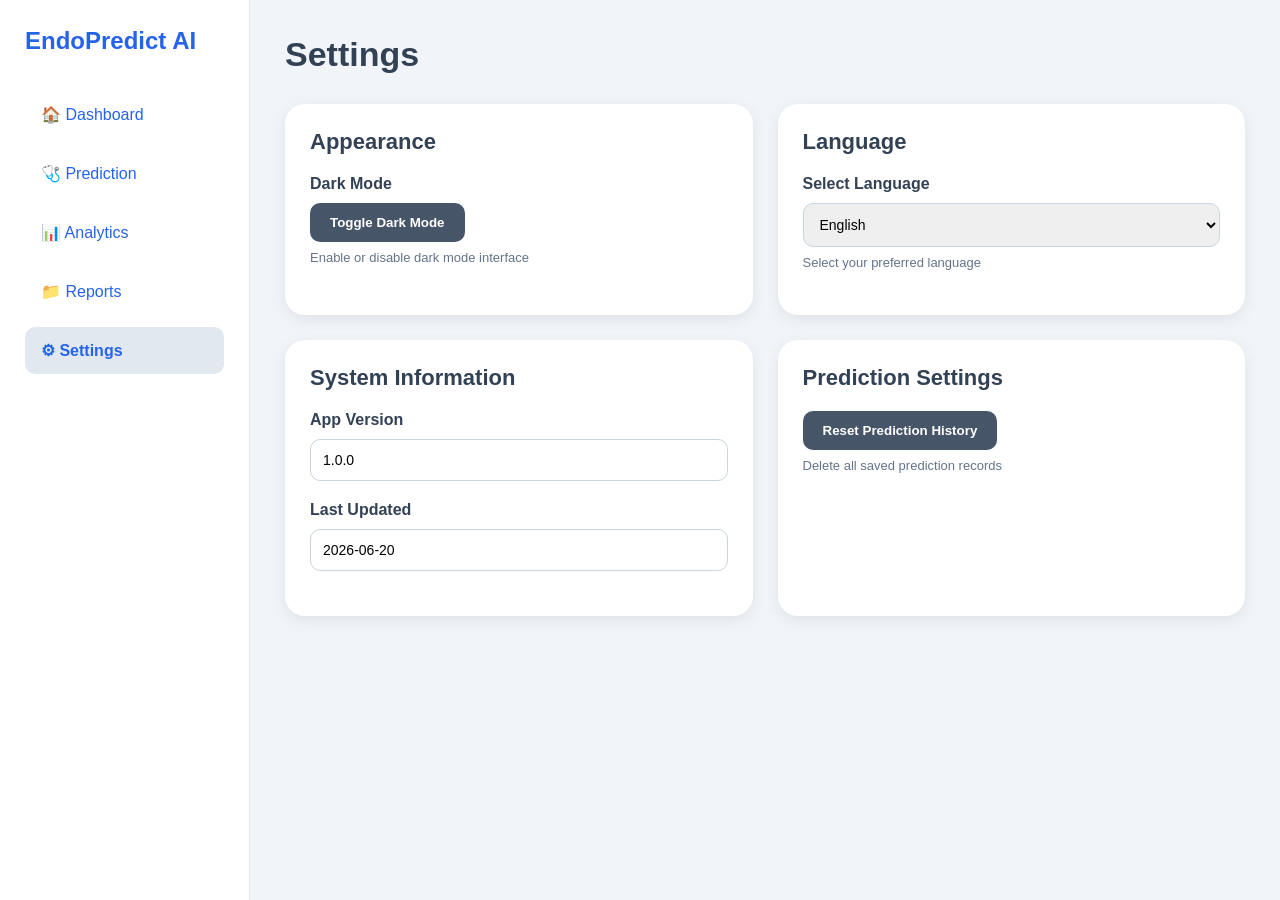
<file: templates/settings.html>
<!DOCTYPE html>
<html lang="en">

<head>

<meta charset="UTF-8">
<meta name="viewport" content="width=device-width, initial-scale=1.0">

<title>Settings - EndoPredict AI</title>

<link rel="stylesheet" href="/static/global.css">

<style>

*{
    margin:0;
    padding:0;
    box-sizing:border-box;
}

body{
    font-family:'Segoe UI',sans-serif;
    background:#f1f5f9;
    transition:0.3s;
}

.container{
    display:flex;
    min-height:100vh;
}

/* SIDEBAR */

.sidebar{
    width:250px;
    background:white;
    color:#334155;
    padding:25px;
    position:fixed;
    height:100vh;
    border-right:1px solid #e2e8f0;
}

.logo{
    font-size:24px;
    font-weight:bold;
    margin-bottom:35px;
    color:#2563eb;
    line-height:1.3;
}

.sidebar ul{
    list-style:none;
}

.sidebar ul li{
    padding:14px 16px;
    margin-bottom:12px;
    border-radius:10px;
    cursor:pointer;
    transition:0.3s;
    color:#334155;
}

.sidebar ul li:hover{
    background:#f1f5f9;
}

.active{
    background:#e2e8f0;
    font-weight:600;
}

/* MAIN */

.main{
    margin-left:250px;
    padding:35px;
    width:100%;
}

.title{
    font-size:34px;
    font-weight:bold;
    color:#334155;
    margin-bottom:30px;
}

/* GRID */

.settings-grid{
    display:grid;
    grid-template-columns:repeat(auto-fit,minmax(320px,1fr));
    gap:25px;
}

/* CARD */

.card{
    background:white;
    padding:25px;
    border-radius:20px;
    box-shadow:0 4px 15px rgba(0,0,0,0.08);
}

.card h3{
    color:#334155;
    margin-bottom:20px;
    font-size:22px;
}

.setting-item{
    margin-bottom:20px;
}

.setting-item label{
    display:block;
    margin-bottom:10px;
    font-weight:600;
    color:#334155;
}

.setting-item select,
.setting-item input{
    width:100%;
    padding:12px;
    border:1px solid #cbd5e1;
    border-radius:10px;
    font-size:14px;
}

.button{
    background:#475569;
    color:white;
    border:none;
    padding:12px 20px;
    border-radius:10px;
    cursor:pointer;
    font-weight:600;
    transition:0.3s;
}

.button:hover{
    background:#334155;
}

.info-text{
    margin-top:8px;
    color:#64748b;
    font-size:13px;
}

/* DARK MODE */

.dark-mode{
    background:#0f172a;
    color:white;
}

.dark-mode .card{
    background:#1e293b;
    color:white;
}

.dark-mode .setting-item label{
    color:#e2e8f0;
}

.dark-mode input,
.dark-mode select{
    background:#0f172a;
    color:white;
    border:1px solid #334155;
}

.dark-mode .sidebar{
    background:#1e293b;
    color:white;
}

.dark-mode .sidebar ul li{
    color:white;
}

.dark-mode .active{
    background:#334155;
}

.dark-mode .title,
.dark-mode .card h3{
    color:white;
}

/* MOBILE */

@media(max-width:900px){

    .sidebar{
        position:relative;
        width:100%;
        height:auto;
    }

    .main{
        margin-left:0;
    }

    .container{
        flex-direction:column;
    }
}

</style>

</head>

<body>

<div class="container">

<div class="sidebar">

<div class="logo">
EndoPredict AI
</div>

<ul>

<li onclick="window.location.href='/dashboard'">
🏠 Dashboard
</li>

<li onclick="window.location.href='/'">
🩺 Prediction
</li>

<li onclick="window.location.href='/analytics'">
📊 Analytics
</li>

<li onclick="window.location.href='/reports'">
📁 Reports
</li>

<li class="active">
⚙ Settings
</li>

</ul>

</div>

<div class="main">

<div class="title" data-i18n="settings">
⚙ Settings
</div>

<div class="settings-grid">

<div class="card">

<h3 data-i18n="appearance">Appearance</h3>

<div class="setting-item">

<label data-i18n="dark_mode">Dark Mode</label>

<button class="button" onclick="toggleDarkMode()">
Toggle Dark Mode
</button>

<p class="info-text">
Enable or disable dark mode interface
</p>

</div>

</div>

<div class="card">

<h3>Language</h3>

<div class="setting-item">

<label>Select Language</label>

<select id="langSelect" onchange="changeLanguage(this.value)">

<option value="en">English</option>
<option value="te">Telugu</option>
<option value="hi">Hindi</option>

</select>

<p class="info-text">
Select your preferred language
</p>

</div>

</div>

<div class="card">

<h3 data-i18n="system_info">
System Information
</h3>

<div class="setting-item">

<label>App Version</label>

<input type="text" value="1.0.0" readonly>

</div>

<div class="setting-item">

<label>Last Updated</label>

<input type="text" value="2026-06-20" readonly>

</div>

</div>

<div class="card">

<h3 data-i18n="prediction_settings">
Prediction Settings
</h3>

<div class="setting-item">

<button class="button"
        onclick="clearHistory()"
        data-i18n="reset_prediction_history">
Reset Prediction History
</button>

<p class="info-text">
Delete all saved prediction records
</p>

</div>

</div>

</div>

</div>

</div>

<script>

function toggleDarkMode(){

    document.body.classList.toggle("dark-mode");

    localStorage.setItem(
        "darkMode",
        document.body.classList.contains("dark-mode")
    );
}

window.addEventListener("DOMContentLoaded",()=>{

    if(localStorage.getItem("darkMode")==="true"){
        document.body.classList.add("dark-mode");
    }

    const savedLanguage =
        localStorage.getItem("preferredLanguage") || "en";

    document.getElementById("langSelect").value =
        savedLanguage;

});

function clearHistory(){

    localStorage.removeItem("predictionData");

    alert("Prediction history cleared successfully");
}

</script>

<script src="/static/global.js"></script>

</body>
</html>
</file>
<file: static/global.css>
/* =========================
   GLOBAL VARIABLES
========================= */

:root {
    --blue: #2563eb;
    --dark-blue: #1d4ed8;
    --text: #1f2937;
    --bg: #f1f5f9;
    --card: #ffffff;
}

/* =========================
   BODY
========================= */

body {
    margin: 0;
    padding: 0;
    background: var(--bg);
    color: var(--text);
    font-family: "Segoe UI", sans-serif;
}

/* =========================
   LOGO
========================= */

.logo {
    color: var(--blue) !important;
    font-weight: bold;
}

/* =========================
   SIDEBAR
========================= */

.sidebar {
    background: white;
}

.sidebar a,
.sidebar li,
.sidebar ul li {
    color: var(--blue) !important;
    text-decoration: none;
}

.sidebar ul li:hover {
    background: #e8f0ff !important;
    color: var(--blue) !important;
}

/* =========================
   HEADINGS
========================= */

h1,
.main-title,
.page-title,
.content h1 {
    color: var(--blue) !important;
}

h2,
h3,
h4 {
    color: var(--text);
}

/* =========================
   CARDS
========================= */

.card,
.metric-box,
.result-box,
.score-box {
    background: white;
    color: var(--text);
    border-radius: 12px;
}

/* =========================
   NUMBERS
========================= */

.metric-box h1,
.score-box h1,
.result-box h2 {
    color: var(--text) !important;
}

/* =========================
   BUTTONS
========================= */

.predict-btn,
.btn-primary,
.save-btn,
.download-btn,
.action-btn {
    background: #475569;
    color: white;
    border: none;
}

.predict-btn:hover,
.btn-primary:hover,
.save-btn:hover,
.download-btn:hover,
.action-btn:hover {
    background: #334155;
}

/* =========================
   INPUTS
========================= */

input,
select {
    border: 1px solid #cbd5e1;
}

input:focus,
select:focus {
    border-color: var(--blue);
    outline: none;
}

/* =========================
   STATUS
========================= */

.status {
    background: #e2e8f0;
    color: #334155;
}

/* =========================
   DARK MODE
========================= */

.dark-mode {
    background: #0f172a;
    color: white;
}

.dark-mode .card,
.dark-mode .metric-box,
.dark-mode .result-box,
.dark-mode .score-box {
    background: #1e293b;
    color: white;
}

.dark-mode input,
.dark-mode select {
    background: #0f172a;
    color: white;
    border: 1px solid #334155;
}
.dark-mode{
    background:#0f172a !important;
    color:white !important;
}

.dark-mode .navbar,
.dark-mode .card,
.dark-mode .summary,
.dark-mode .score-box,
.dark-mode .result-box,
.dark-mode .disclaimer{
    background:#1e293b !important;
    color:white !important;
}

.dark-mode table td{
    color:white !important;
}

.dark-mode .section-title,
.dark-mode .header h1,
.dark-mode .logo{
    color:#60a5fa !important;
}

/* =========================
   MOBILE
========================= */

@media (max-width: 900px) {
    .sidebar {
        width: 100%;
        position: relative;
        height: auto;
    }
}
</file>
